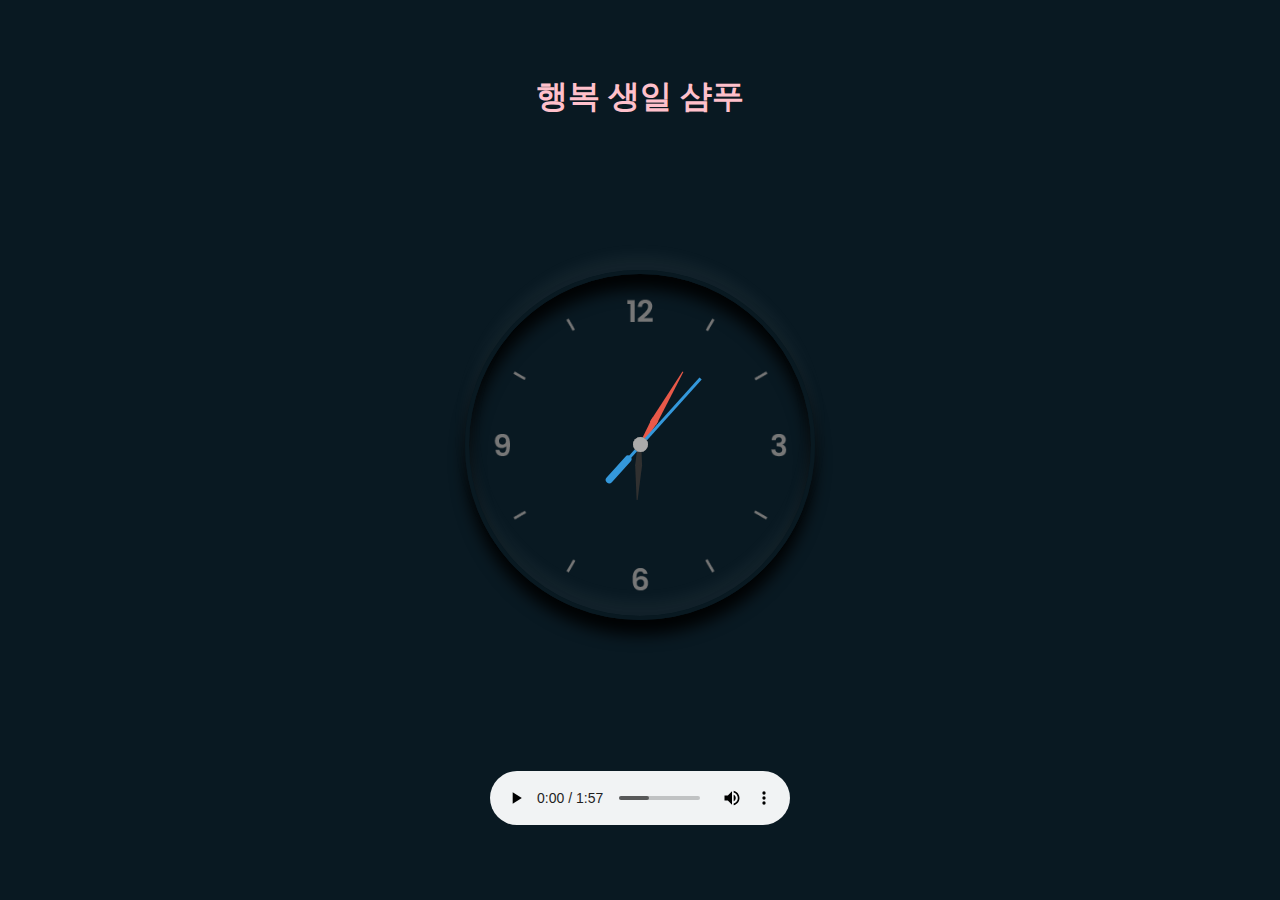
<file: analog_clock/index.html>
<!DOCTYPE html>
<html lang="en" dir="ltr">
  <head>
    <meta charset="utf-8">
    <link rel="stylesheet" href="style.css">
  </head>
  <body>
<h1 style="color:pink;">행복 생일 샴푸</h1>
    <div class="clock">
      <div class="center-nut">
</div>
<div class="center-nut2">
</div>
<div class="sec-hand">
        <div class="sec">
</div>
</div>
<div class="min-hand">
        <div class="min">
</div>
</div>
<div class="hr-hand">
        <div class="hr">
</div>
</div>
</div>
<audio controls autoplay="">
		<source src="asd.mp3" type="audio/mpeg">
		
	</audio>

<script>
      const sec = document.querySelector(".sec");
      const min = document.querySelector(".min");
      const hr = document.querySelector(".hr");
      setInterval(function(){
        let time  = new Date();
        let secs = time.getSeconds() * 6;
        let mins = time.getMinutes() * 6;
        let hrs = time.getHours() * 30;
        sec.style.transform = `rotateZ(${secs}deg)`;
        min.style.transform = `rotateZ(${mins}deg)`;
        hr.style.transform = `rotateZ(${hrs+(mins/12)}deg)`;
      });
    </script>
  </body>
</html>
</file>
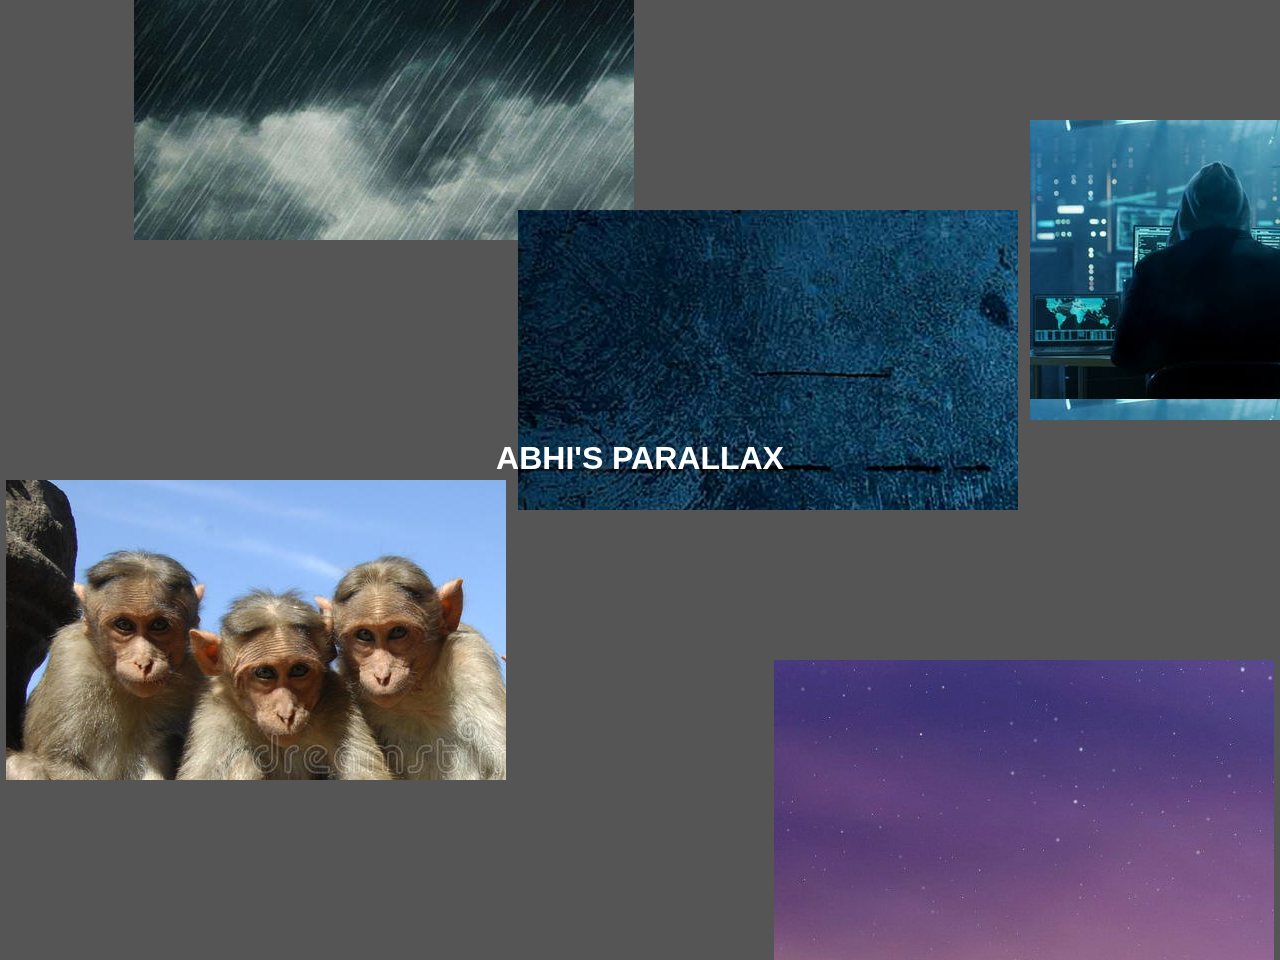
<file: parallax/index.html>
<html>
<head>
    
    <title>boooo</title>
    <link rel="stylesheet" href="style/main.css">
</head>
<body>

    <div class="image index-1 js-cursor-parallax" data-amplitude="0.2"></div>
    <div class="image index-2 js-cursor-parallax" data-amplitude="-0.4"></div>
    <div class="image index-3 js-cursor-parallax" data-amplitude="0.6"></div>
    <div class="image index-4 js-cursor-parallax" data-amplitude="-0.8"></div>
    <div class="image index-5 js-cursor-parallax" data-amplitude="1.0"></div>

    <h1 class="title">Abhi's parallax</h1>

    <script src="script/CursorParallax.js"></script>
    <script src="script/main.js"></script>
</body>
</html>
</file>
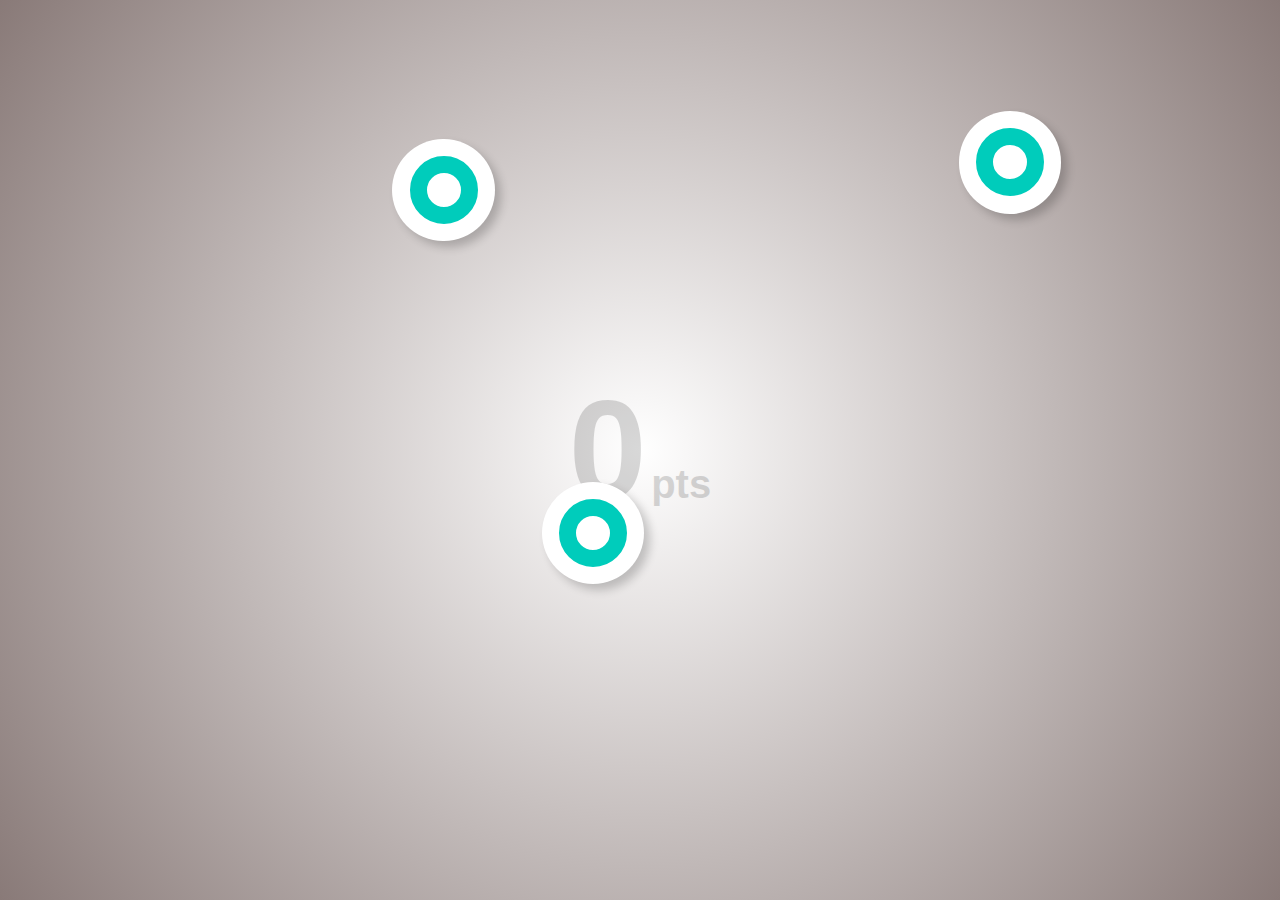
<file: shooter game/index.html>
<!DOCTYPE html>
<html lang="en">
<head>
    <meta charset="UTF-8">
    <title>Document</title>
    <link rel="stylesheet" href="style.css">
</head>
<body>

    <div class="shooter">
        <div class="score">
            <span class="value">0</span>
            <span class="unit">pts</span>
        </div>
        <div class="targets"></div>
    </div>

    <script src="script.js"></script>
</body>
</html>
</file>
<file: analog_clock/style.css>
*{
  margin: 0;
  padding: 0;
  box-sizing: border-box;
}
html,body{
  height: 100%;
}
body{
  display: grid;
  place-items: center;
  /*background: #dde1e7;*/
background: #091922;
  text-align: center;
}
.clock
{
width: 350px;
height: 350px;
display: flex;
justify-content: center;
align-items: center;
background: url(clock.png);
background-size: cover;
border: 4px solid #091921;
border-radius: 50%;
box-shadow: 0 -15px 15px rgba(225,225,225,0.05),
                    inset 0 -15px 15px rgba(225,225,225,0.05),
                    0 15px 15px rgba(0,0,0,0.9),
                    inset 0 15px 15px rgba(0,0,0,0.9);
}
.clock:before
{
content: '';
position: absolute;
width: 15px;
height: 15px;
background: #aaa;
border-radius: 50%;
z-index: 10000;
}
.clock:after{
content: '';
position: absolute;
width: 15px;
height: 15px;
background: #aaa;
border-radius: 50%;
z-index: 10000;
}
.clock .center-nut{
  height: 15px;
  width: 15px;
  background: #404040;
  border-radius: 50%;
  z-index: 10000;
  position: absolute;
}
.clock .center-nut2{
  height: 9px;
  width: 9px;
  background: #3498db;
  border-radius: 50%;
  z-index: 10000;
  position: absolute;
}

.sec-hand,.min-hand,.hr-hand{
  position: absolute;
}
.sec-hand, .sec{
  height: 180px;
  width: 180px;
  z-index: 6;
}
.min-hand, .min{
  height: 140px;
  width: 140px;
  z-index: 5;
}
.hr-hand, .hr{
  height: 110px;
  width: 110px;
  z-index: 4;
}
.sec,.min,.hr{
  display: flex;
  justify-content: center;
  position: absolute;
}
.sec:before{
  position: absolute;
  content: '';
  height: 110px;
  width: 3px;
  background: #3498db;
}
.sec:after{
  position: absolute;
  content: '';
  height: 35px;
  width: 7px;
  background: #3498db;
  top: 105px;
  border-radius: 5px;
}
.min:before{
  position: absolute;
  content: '';
  width: 1px;
  top: -15px;
  border-left: 3px solid transparent;
  border-right: 3px solid transparent;
  border-bottom: 60px solid #e95949;
}
.min:after{
  position: absolute;
  content: '';
  width: 3px;
  top: 40px;
  border-left: 2px solid transparent;
  border-right: 2px solid transparent;
  border-top: 30px solid #e95949;
}
.hr:before{
  position: absolute;
  content: '';
  width: 1px;
  border-left: 3px solid transparent;
  border-right: 3px solid transparent;
  border-bottom: 35px solid #303030;
}
.hr:after{
  position: absolute;
  content: '';
  width: 3px;
  top: 34px;
  border-left: 2px solid transparent;
  border-right: 2px solid transparent;
  border-top: 25px solid #303030;
}
</file>
<file: parallax/style/main.css>
html
{
    height: 100%;
}

body
{
    display: flex;
    align-items: center;
    justify-content: center;
    height: 100%;
    overflow: hidden;
    background: #555555;
}

.title
{
    position: relative;
    color: #fff;
    font-family: Arial, Helvetica, sans-serif;
    text-transform: uppercase;
}

.image
{
    position: absolute;
    top: 0;
    left: 0;
    width: 500px;
    height: 300px;
    margin-top: -150px;
    margin-left: -250px;
}

.image.index-1
{
    top: 10%;
    left: 30%;
    background-image: url('../images/1.jpg');
}

.image.index-2
{
    top: 40%;
    left: 60%;
    background-image: url('../images/2.jpg');
}

.image.index-3
{
    top: 30%;
    left: 100%;
    background-image: url('../images/3.jpg');
}

.image.index-4
{
    top: 70%;
    left: 20%;
    background-image: url('../images/4.jpg');
}

.image.index-5
{
    top: 90%;
    left: 80%;
    background-image: url('../images/5.jpg');
}

.js-cursor-parallax
{
    will-change: transform;
}
</file>
<file: shooter game/style.css>
.shooter
{
    display: flex;
    position: absolute;
    top: 0;
    left: 0;
    width: 100%;
    height: 100%;
    overflow: hidden;
    align-items: center;
    justify-content: center;
    background: radial-gradient(circle at center, #fff 0%, #897a78 100%);
}

.shooter .score
{
    font-family: Helvetica, Arial;
    opacity: 0.15;
    font-weight: bold;
}

.shooter .score .value
{
    font-size: 140px;
}

.shooter .score .unit
{
    font-size: 40px;
}

.shooter .targets
{
    position: absolute;
    top: 0;
    left: 0;
    width: 100%;
    height: 100%;
}

.shooter .target
{
    position: absolute;
    top: 100px;
    left: 100px;
    width: 8vw;
    height: 8vw;
    background: rgb(255, 255, 255);
    border-radius: 50%;
    box-shadow: 6px 6px 10px rgba(0, 0, 0, 0.2);
}

.shooter .target::before
{
    content: '';
    display: block;
    position: absolute;
    top: 16.666%;
    left: 16.666%;
    width: 33.333%;
    height: 33.333%;
    border: 1.333vw solid rgb(0, 204, 187);
    border-radius: 50%;
}
</file>
